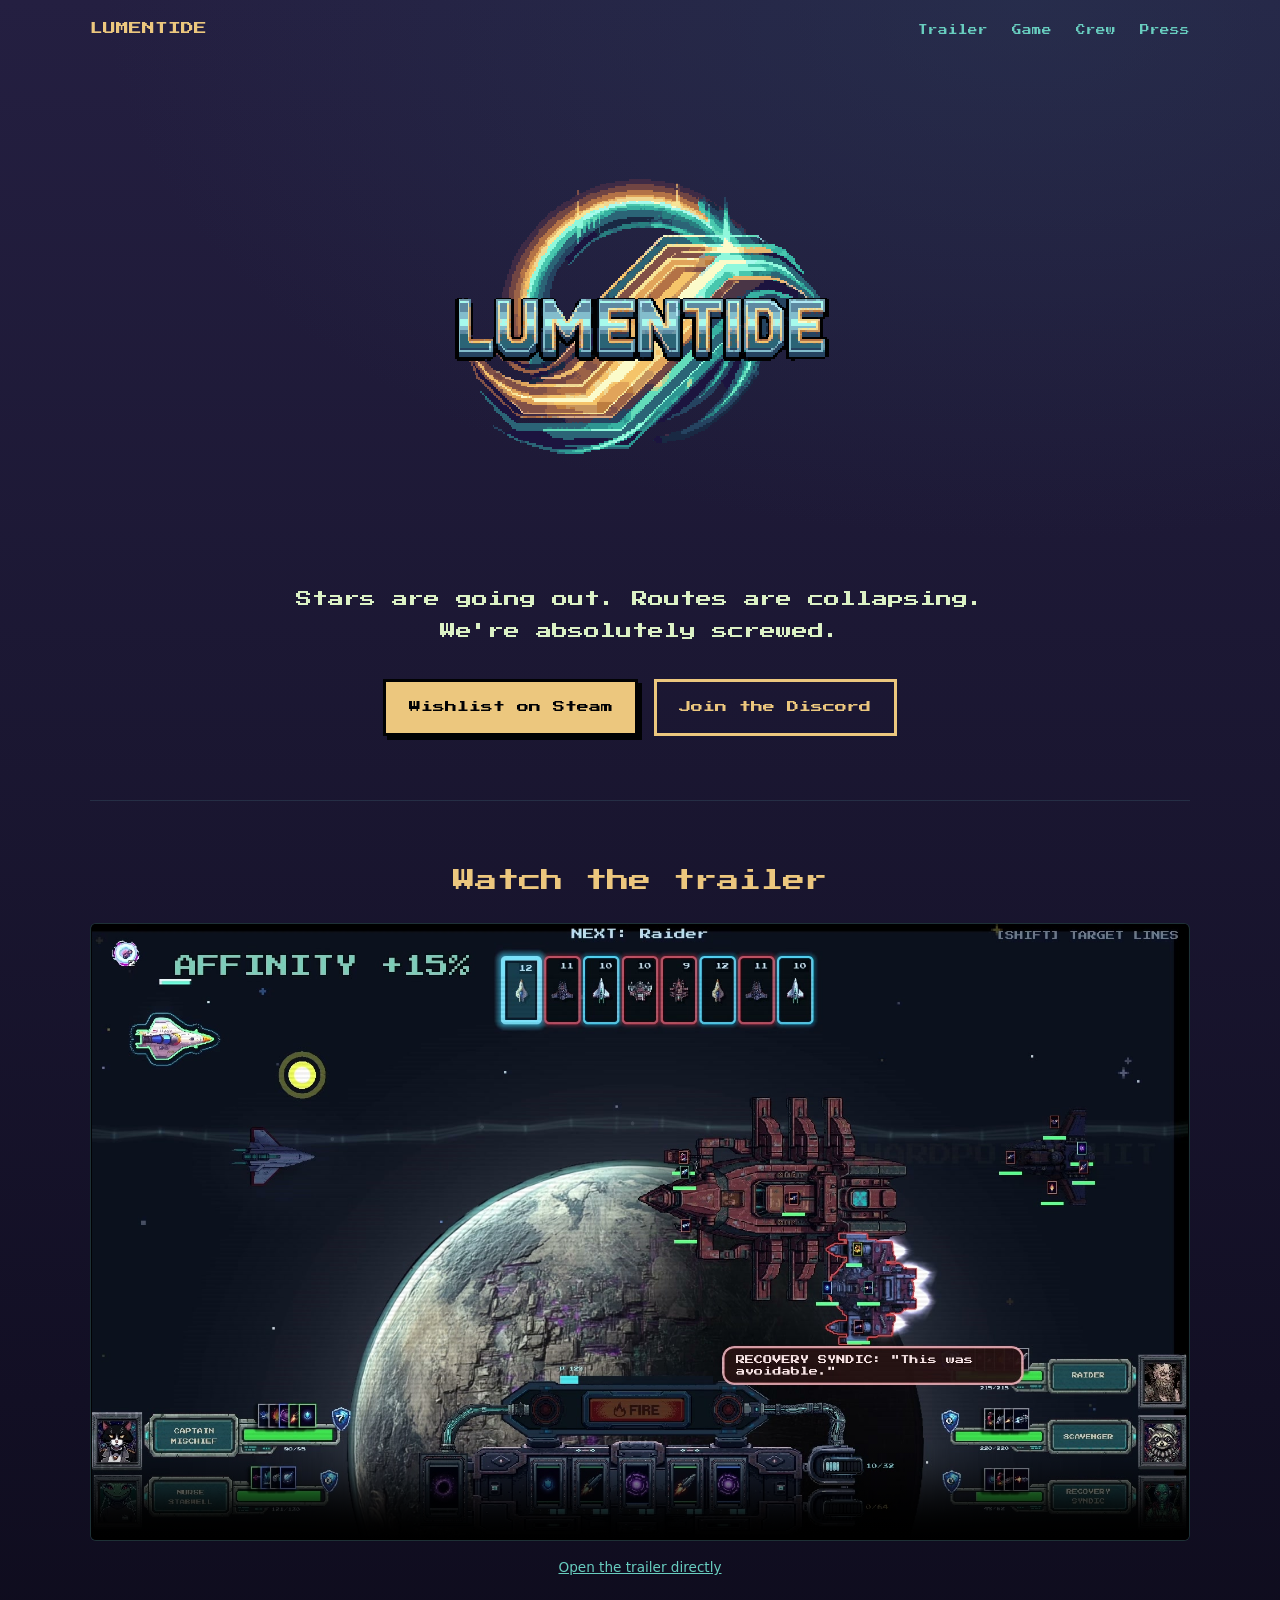
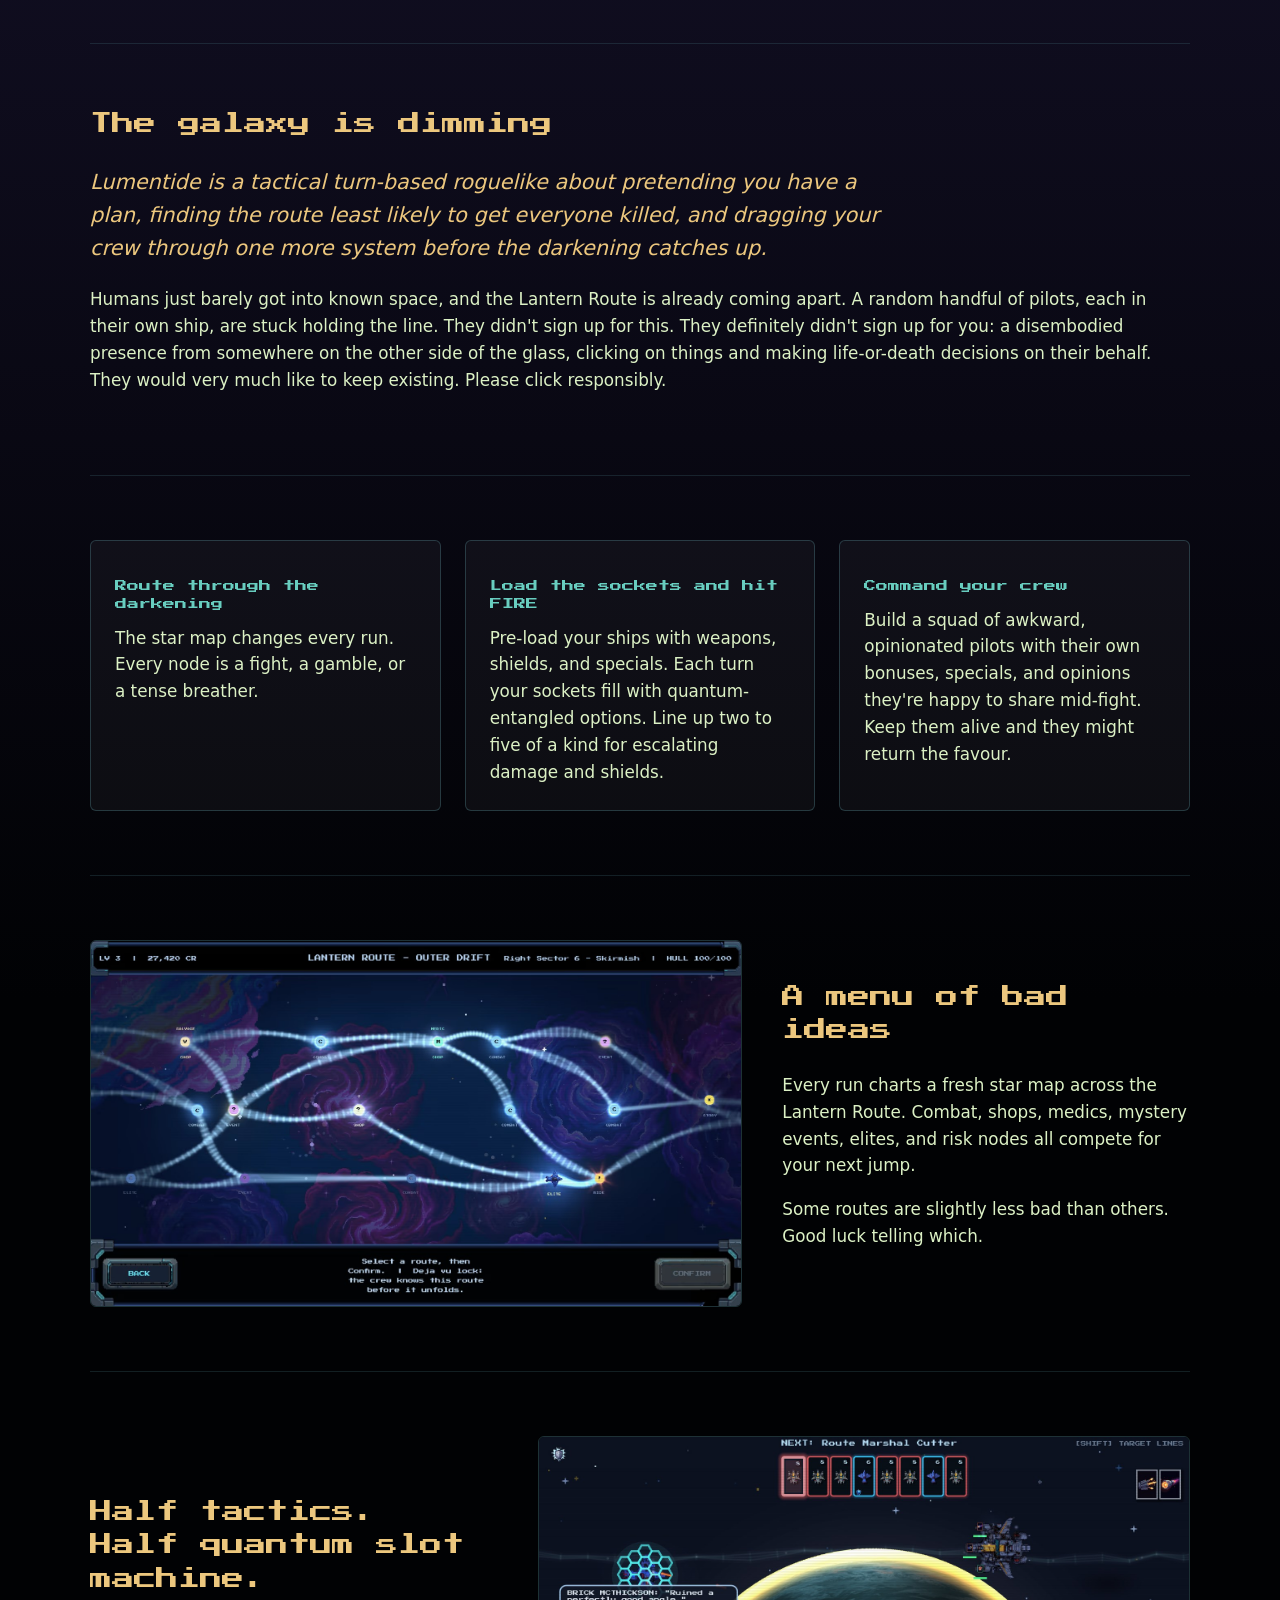
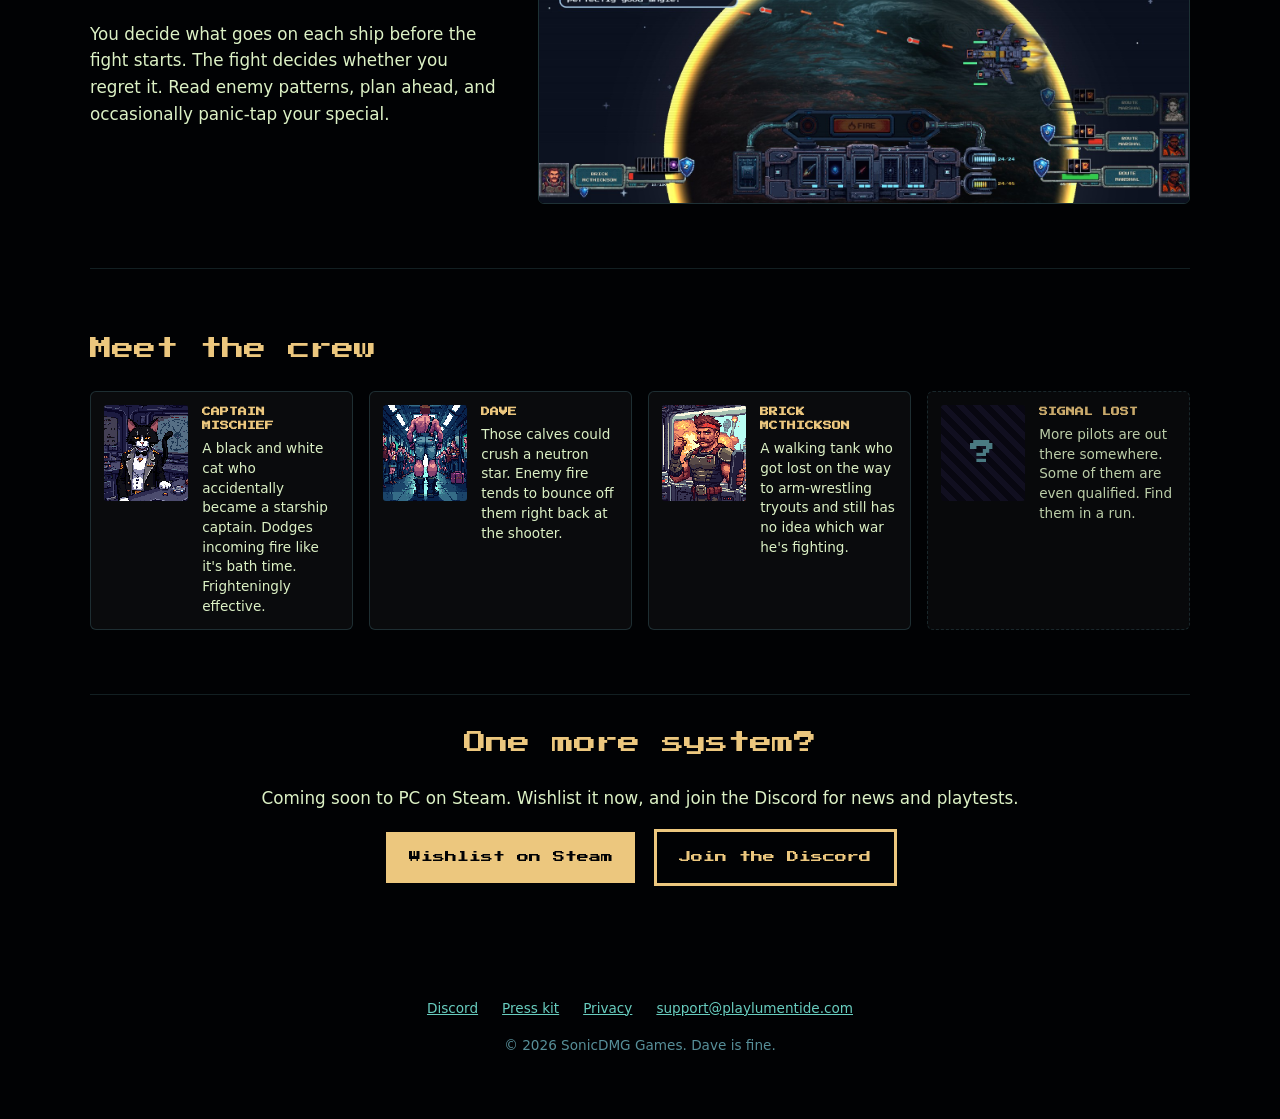
<file: index.html>
<!DOCTYPE html>
<html lang="en">
<head>
  <meta charset="utf-8">
  <meta name="viewport" content="width=device-width, initial-scale=1">
  <title>Lumentide – A tactical roguelike by SonicDMG Games</title>
  <meta name="description" content="The galaxy is dying. The lanes are collapsing. Lumentide is a tactical turn-based roguelike about finding the route least likely to get you killed. Wishlist on Steam.">
  <link rel="canonical" href="https://playlumentide.com/">
  <link rel="icon" href="/assets/favicon.ico" sizes="any">
  <link rel="icon" href="/assets/favicon.png" type="image/png">
  <meta name="theme-color" content="#241f41">

  <meta property="og:type" content="website">
  <meta property="og:site_name" content="Lumentide">
  <meta property="og:title" content="Lumentide – Stars are going out. We're absolutely screwed.">
  <meta property="og:description" content="A tactical turn-based roguelike with a random squad of misfits, a shifting star map, and combat that's half tactics, half quantum slot machine.">
  <meta property="og:url" content="https://playlumentide.com/">
  <meta property="og:image" content="https://playlumentide.com/assets/og_image.png">
  <meta property="og:image:width" content="1200">
  <meta property="og:image:height" content="630">
  <meta name="twitter:card" content="summary_large_image">

  <link rel="stylesheet" href="/css/styles.css?v=20261010">
</head>
<body>
  <header class="wrap nav">
    <a class="brand" href="/">LUMENTIDE</a>
    <nav>
      <ul>
        <li><a href="#trailer">Trailer</a></li>
        <li><a href="#game">Game</a></li>
        <li><a href="#crew">Crew</a></li>
        <li><a href="/press/">Press</a></li>
      </ul>
    </nav>
  </header>

  <main>
    <section class="hero wrap">
      <img class="logo" src="/assets/lumentide_logo.png" alt="Lumentide logo" width="460" height="460">
      <p class="tagline">Stars are going out. Routes are collapsing.<br>We're absolutely screwed.</p>
      <div class="cta">
        <a class="btn btn-primary" href="https://store.steampowered.com/app/4464000/Lumentide/" target="_blank" rel="noopener">Wishlist on Steam</a>
        <a class="btn btn-soon" href="https://discord.gg/PzfaTs83J" target="_blank" rel="noopener">Join the Discord</a>
      </div>
    </section>

    <section id="trailer" class="trailer wrap" aria-labelledby="trailer-title">
      <h2 id="trailer-title">Watch the trailer</h2>
      <video controls playsinline preload="none" width="1920" height="1080"
             poster="/assets/lumentide-trailer-poster-20261010.jpg"
             aria-label="Lumentide gameplay trailer">
        <source src="/assets/lumentide-trailer-20261010.mp4" type="video/mp4">
        Your browser does not support embedded video.
        <a href="/assets/lumentide-trailer-20261010.mp4">Watch the trailer directly.</a>
      </video>
      <p><a href="/assets/lumentide-trailer-20261010.mp4">Open the trailer directly</a></p>
    </section>

    <section id="game" class="pitch wrap">
      <h2>The galaxy is dimming</h2>
      <p class="lead">Lumentide is a tactical turn-based roguelike about pretending you have a plan, finding the route least likely to get everyone killed, and dragging your crew through one more system before the darkening catches up.</p>
      <p>Humans just barely got into known space, and the Lantern Route is already coming apart. A random handful of pilots, each in their own ship, are stuck holding the line. They didn't sign up for this. They definitely didn't sign up for you: a disembodied presence from somewhere on the other side of the glass, clicking on things and making life-or-death decisions on their behalf. They would very much like to keep existing. Please click responsibly.</p>
    </section>

    <section class="wrap">
      <div class="features">
        <div class="card">
          <h3>Route through the darkening</h3>
          <p>The star map changes every run. Every node is a fight, a gamble, or a tense breather.</p>
        </div>
        <div class="card">
          <h3>Load the sockets and hit FIRE</h3>
          <p>Pre-load your ships with weapons, shields, and specials. Each turn your sockets fill with quantum-entangled options. Line up two to five of a kind for escalating damage and shields.</p>
        </div>
        <div class="card">
          <h3>Command your crew</h3>
          <p>Build a squad of awkward, opinionated pilots with their own bonuses, specials, and opinions they're happy to share mid-fight. Keep them alive and they might return the favour.</p>
        </div>
      </div>
    </section>

    <section class="wrap">
      <div class="split split-reverse">
        <img class="smooth shot" src="/assets/shots/star_map.jpg" alt="Lumentide star map: branching routes across the Lantern Route with combat, shop, event, elite, risk, and story nodes" loading="lazy" width="1560" height="877">
        <div>
          <h2>A menu of bad ideas</h2>
          <p>Every run charts a fresh star map across the Lantern Route. Combat, shops, medics, mystery events, elites, and risk nodes all compete for your next jump.</p>
          <p>Some routes are slightly less bad than others. Good luck telling which.</p>
        </div>
      </div>
    </section>

    <section class="wrap">
      <div class="split">
        <div>
          <h2>Half tactics.<br>Half quantum slot machine.</h2>
          <p>You decide what goes on each ship before the fight starts. The fight decides whether you regret it. Read enemy patterns, plan ahead, and occasionally panic-tap your special.</p>        </div>
        <img class="smooth shot" src="/assets/shots/combat_brick.jpg" alt="Lumentide combat: Brick McThickson's ship under fire from two Route Marshal cutters, with the socket loadout and FIRE button below" loading="lazy" width="1600" height="900">
      </div>
    </section>

    <section id="crew" class="wrap">
      <h2>Meet the crew</h2>
      <div class="crew">
        <div class="pilot"><img src="/assets/pilots/captain_whiskers.png" alt="Captain Mischief" loading="lazy"><div><b>CAPTAIN MISCHIEF</b><span>A black and white cat who accidentally became a starship captain. Dodges incoming fire like it's bath time. Frighteningly effective.</span></div></div>
        <div class="pilot"><img src="/assets/pilots/dave.png" alt="Dave" loading="lazy"><div><b>DAVE</b><span>Those calves could crush a neutron star. Enemy fire tends to bounce off them right back at the shooter.</span></div></div>
        <div class="pilot"><img src="/assets/pilots/brick_mcthickson.png" alt="Brick McThickson" loading="lazy"><div><b>BRICK MCTHICKSON</b><span>A walking tank who got lost on the way to arm-wrestling tryouts and still has no idea which war he's fighting.</span></div></div>
        <div class="pilot locked"><div class="locked-portrait" aria-hidden="true">?</div><div><b>SIGNAL LOST</b><span>More pilots are out there somewhere. Some of them are even qualified. Find them in a run.</span></div></div>
      </div>
    </section>

    <section class="hero wrap">
      <h2>One more system?</h2>
      <p>Coming soon to PC on Steam. Wishlist it now, and join the Discord for news and playtests.</p>
      <div class="cta">
        <a class="btn btn-primary" href="https://store.steampowered.com/app/4464000/Lumentide/" target="_blank" rel="noopener">Wishlist on Steam</a>
        <a class="btn btn-soon" href="https://discord.gg/PzfaTs83J" target="_blank" rel="noopener">Join the Discord</a>
      </div>
    </section>
  </main>

  <footer class="wrap">
    <div class="links">
      <a href="https://discord.gg/PzfaTs83J" target="_blank" rel="noopener">Discord</a>
      <a href="/press/">Press kit</a>
      <a href="/privacy/">Privacy</a>
      <a href="mailto:support@playlumentide.com">support@playlumentide.com</a>
    </div>
    <p>&copy; 2026 SonicDMG Games. Dave is fine.</p>
  </footer>
</body>
</html>
</file>
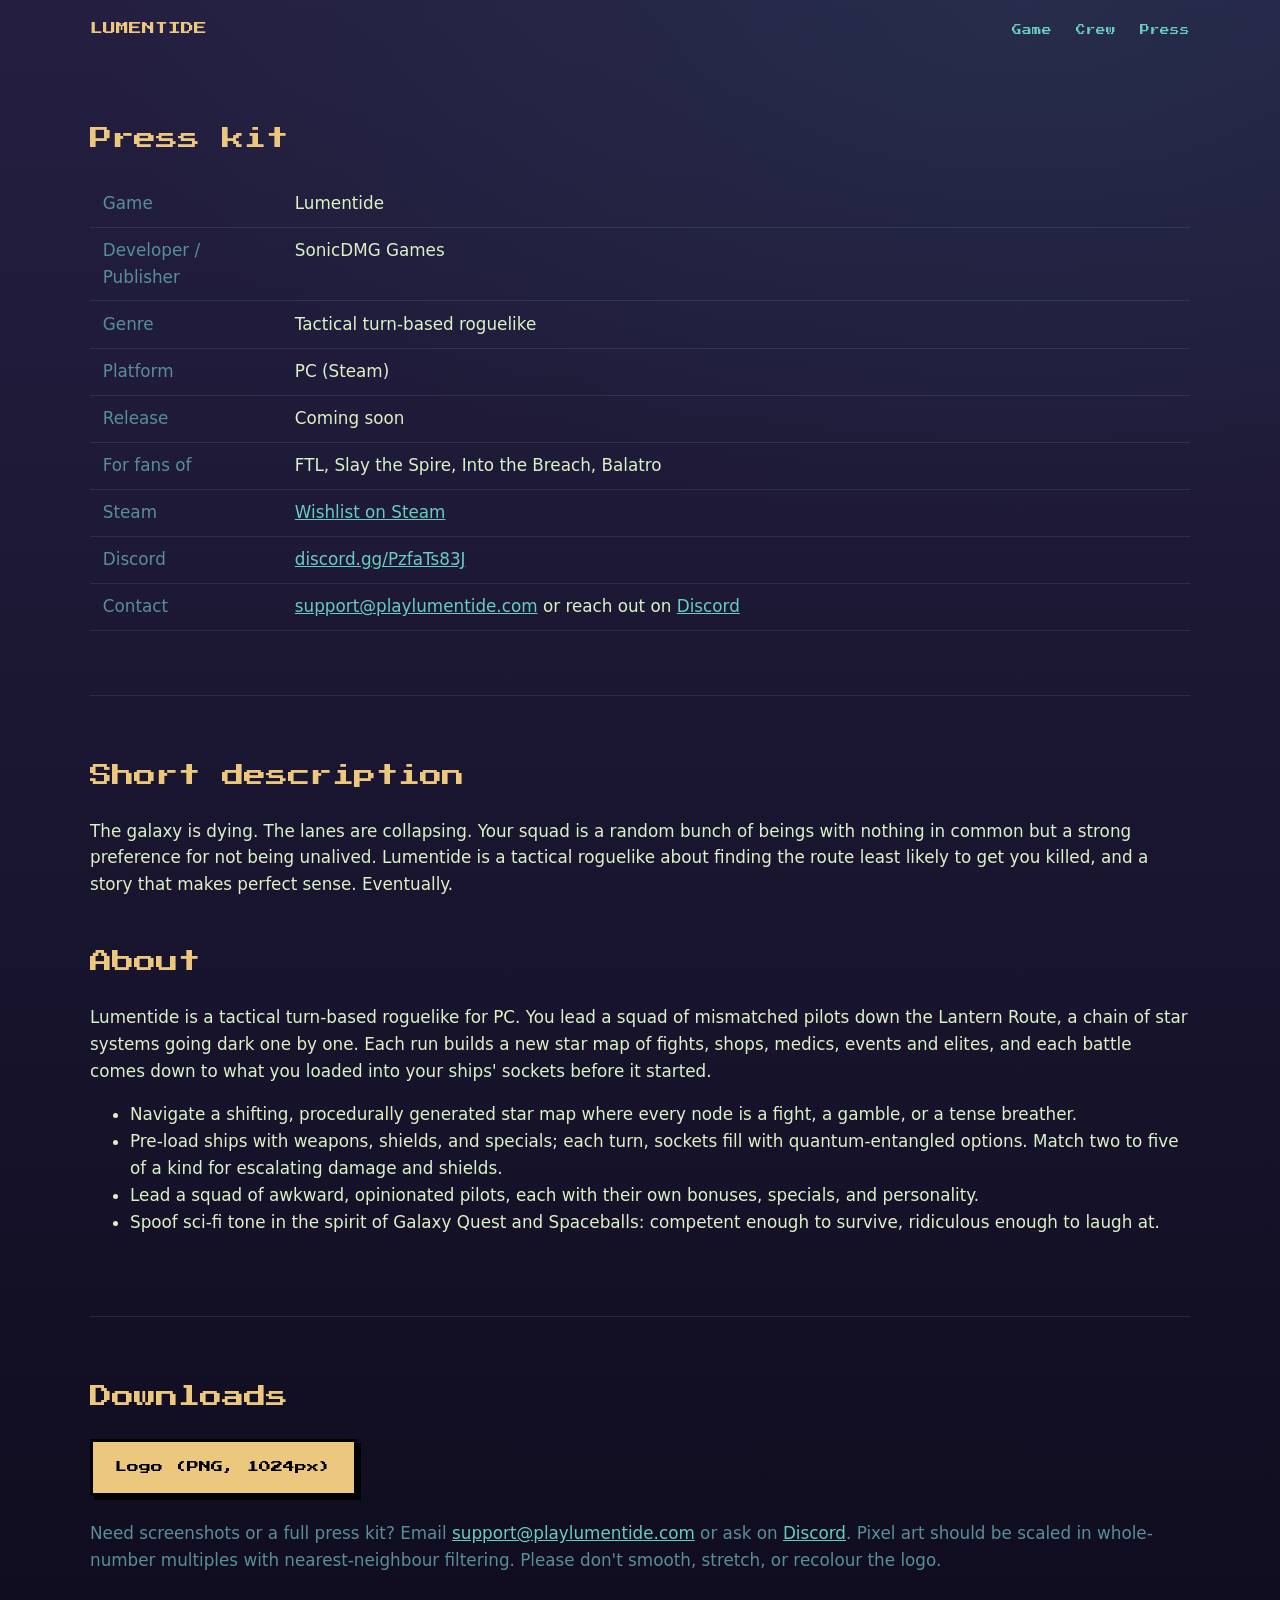
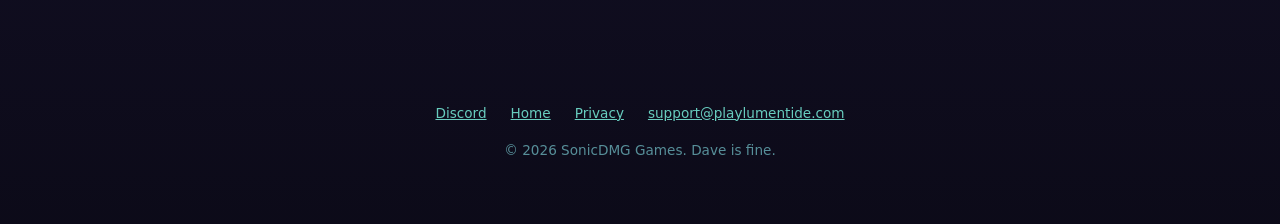
<file: press/index.html>
<!DOCTYPE html>
<html lang="en">
<head>
  <meta charset="utf-8">
  <meta name="viewport" content="width=device-width, initial-scale=1">
  <title>Press Kit – Lumentide</title>
  <meta name="description" content="Lumentide press kit: fact sheet, descriptions, logo, brand kit, and contact for SonicDMG Games.">
  <link rel="canonical" href="https://playlumentide.com/press/">
  <link rel="icon" href="/assets/favicon.ico" sizes="any">
  <link rel="icon" href="/assets/favicon.png" type="image/png">
  <meta name="theme-color" content="#241f41">
  <meta property="og:type" content="website">
  <meta property="og:title" content="Lumentide – Press Kit">
  <meta property="og:description" content="Fact sheet, descriptions, logo, and brand kit for Lumentide by SonicDMG Games.">
  <meta property="og:url" content="https://playlumentide.com/press/">
  <meta property="og:image" content="https://playlumentide.com/assets/og_image.png">
  <meta name="twitter:card" content="summary_large_image">
  <link rel="stylesheet" href="/css/styles.css">
</head>
<body>
  <header class="wrap nav">
    <a class="brand" href="/">LUMENTIDE</a>
    <nav>
      <ul>
        <li><a href="/#game">Game</a></li>
        <li><a href="/#crew">Crew</a></li>
        <li><a href="/press/">Press</a></li>
      </ul>
    </nav>
  </header>

  <main>
    <section class="wrap">
      <h2>Press kit</h2>
      <table class="facts">
        <tr><td>Game</td><td>Lumentide</td></tr>
        <tr><td>Developer / Publisher</td><td>SonicDMG Games</td></tr>
        <tr><td>Genre</td><td>Tactical turn-based roguelike</td></tr>
        <tr><td>Platform</td><td>PC (Steam)</td></tr>
        <tr><td>Release</td><td>Coming soon</td></tr>
        <tr><td>For fans of</td><td>FTL, Slay the Spire, Into the Breach, Balatro</td></tr>
        <tr><td>Steam</td><td><a href="https://store.steampowered.com/app/4464000/Lumentide/" target="_blank" rel="noopener">Wishlist on Steam</a></td></tr>
        <tr><td>Discord</td><td><a href="https://discord.gg/PzfaTs83J" target="_blank" rel="noopener">discord.gg/PzfaTs83J</a></td></tr>
        <tr><td>Contact</td><td><a href="mailto:support@playlumentide.com">support@playlumentide.com</a> or reach out on <a href="https://discord.gg/PzfaTs83J" target="_blank" rel="noopener">Discord</a></td></tr>
      </table>
    </section>

    <section class="wrap">
      <h2>Short description</h2>
      <p>The galaxy is dying. The lanes are collapsing. Your squad is a random bunch of beings with nothing in common but a strong preference for not being unalived. Lumentide is a tactical roguelike about finding the route least likely to get you killed, and a story that makes perfect sense. Eventually.</p>

      <h2 style="margin-top:3rem">About</h2>
      <p>Lumentide is a tactical turn-based roguelike for PC. You lead a squad of mismatched pilots down the Lantern Route, a chain of star systems going dark one by one. Each run builds a new star map of fights, shops, medics, events and elites, and each battle comes down to what you loaded into your ships' sockets before it started.</p>
      <ul>
        <li>Navigate a shifting, procedurally generated star map where every node is a fight, a gamble, or a tense breather.</li>
        <li>Pre-load ships with weapons, shields, and specials; each turn, sockets fill with quantum-entangled options. Match two to five of a kind for escalating damage and shields.</li>
        <li>Lead a squad of awkward, opinionated pilots, each with their own bonuses, specials, and personality.</li>
        <li>Spoof sci-fi tone in the spirit of Galaxy Quest and Spaceballs: competent enough to survive, ridiculous enough to laugh at.</li>
      </ul>
    </section>

    <section class="wrap">
      <h2>Downloads</h2>
      <div class="downloads">
        <a class="btn btn-primary" href="/assets/lumentide_logo.png" download>Logo (PNG, 1024px)</a>
      </div>
      <p style="margin-top:1.5rem;color:var(--steel)">Need screenshots or a full press kit? Email <a href="mailto:support@playlumentide.com">support@playlumentide.com</a> or ask on <a href="https://discord.gg/PzfaTs83J" target="_blank" rel="noopener">Discord</a>. Pixel art should be scaled in whole-number multiples with nearest-neighbour filtering. Please don't smooth, stretch, or recolour the logo.</p>
    </section>
  </main>

  <footer class="wrap">
    <div class="links">
      <a href="https://discord.gg/PzfaTs83J" target="_blank" rel="noopener">Discord</a>
      <a href="/">Home</a>
      <a href="/privacy/">Privacy</a>
      <a href="mailto:support@playlumentide.com">support@playlumentide.com</a>
    </div>
    <p>&copy; 2026 SonicDMG Games. Dave is fine.</p>
  </footer>
</body>
</html>
</file>
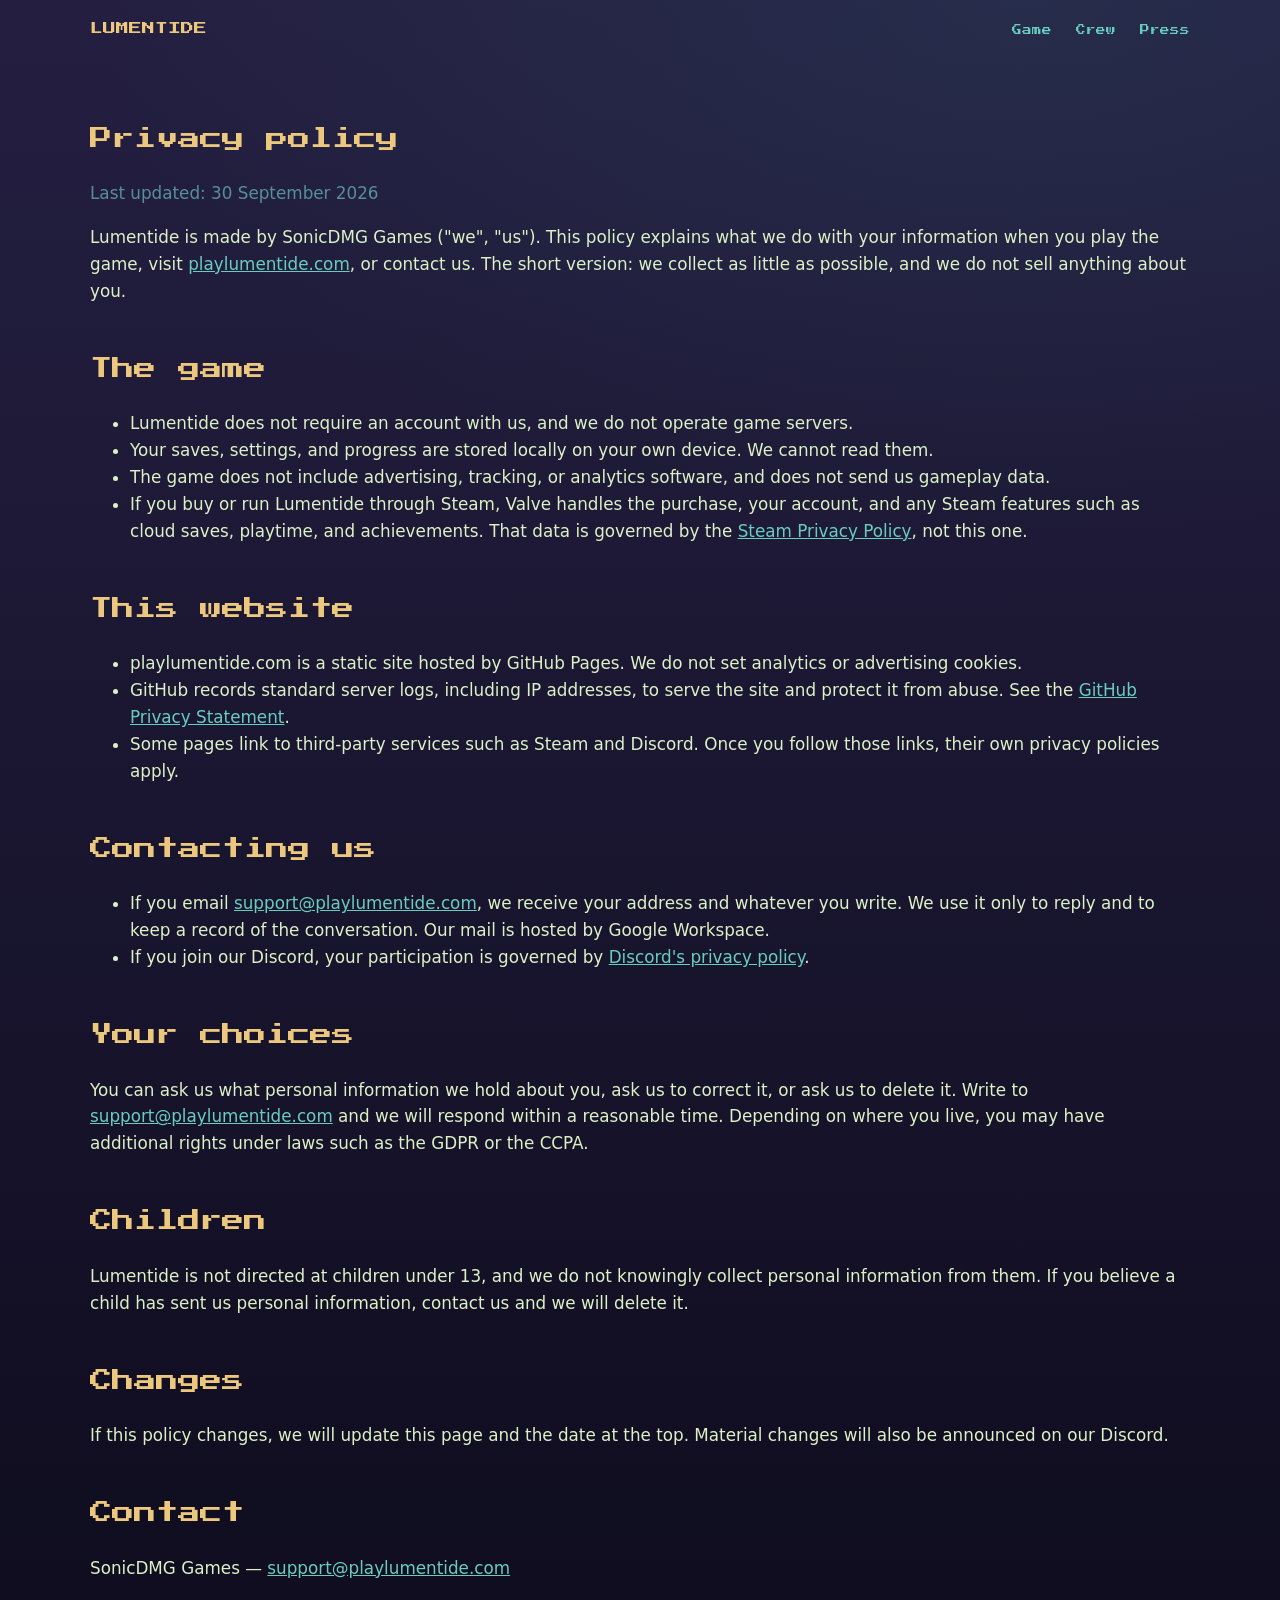
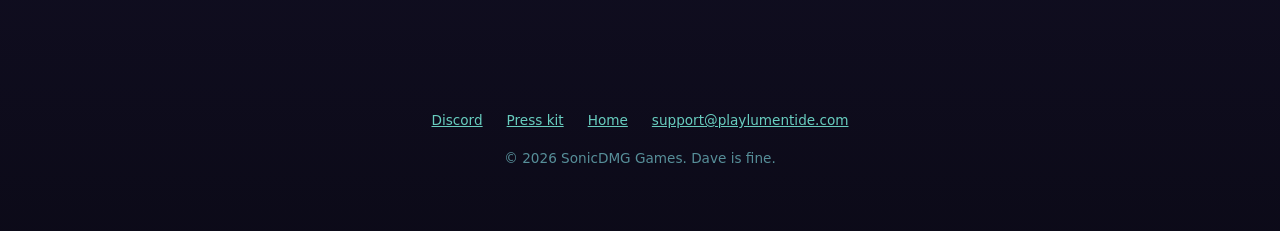
<file: privacy/index.html>
<!DOCTYPE html>
<html lang="en">
<head>
  <meta charset="utf-8">
  <meta name="viewport" content="width=device-width, initial-scale=1">
  <title>Privacy Policy – Lumentide</title>
  <meta name="description" content="Privacy policy for Lumentide and playlumentide.com, by SonicDMG Games.">
  <link rel="canonical" href="https://playlumentide.com/privacy/">
  <link rel="icon" href="/assets/favicon.ico" sizes="any">
  <link rel="icon" href="/assets/favicon.png" type="image/png">
  <meta name="theme-color" content="#241f41">
  <meta name="robots" content="index, follow">
  <meta property="og:type" content="website">
  <meta property="og:title" content="Lumentide – Privacy Policy">
  <meta property="og:description" content="How SonicDMG Games handles data for Lumentide and playlumentide.com.">
  <meta property="og:url" content="https://playlumentide.com/privacy/">
  <meta property="og:image" content="https://playlumentide.com/assets/og_image.png">
  <meta name="twitter:card" content="summary_large_image">
  <link rel="stylesheet" href="/css/styles.css">
</head>
<body>
  <header class="wrap nav">
    <a class="brand" href="/">LUMENTIDE</a>
    <nav>
      <ul>
        <li><a href="/#game">Game</a></li>
        <li><a href="/#crew">Crew</a></li>
        <li><a href="/press/">Press</a></li>
      </ul>
    </nav>
  </header>

  <main>
    <section class="wrap">
      <h2>Privacy policy</h2>
      <p style="color:var(--steel)">Last updated: 30 September 2026</p>

      <p>Lumentide is made by SonicDMG Games ("we", "us"). This policy explains what we do with your
      information when you play the game, visit <a href="/">playlumentide.com</a>, or contact us.
      The short version: we collect as little as possible, and we do not sell anything about you.</p>

      <h2 style="margin-top:3rem">The game</h2>
      <ul>
        <li>Lumentide does not require an account with us, and we do not operate game servers.</li>
        <li>Your saves, settings, and progress are stored locally on your own device. We cannot read them.</li>
        <li>The game does not include advertising, tracking, or analytics software, and does not send us
        gameplay data.</li>
        <li>If you buy or run Lumentide through Steam, Valve handles the purchase, your account, and any
        Steam features such as cloud saves, playtime, and achievements. That data is governed by the
        <a href="https://store.steampowered.com/privacy_agreement/" target="_blank" rel="noopener">Steam Privacy Policy</a>,
        not this one.</li>
      </ul>

      <h2 style="margin-top:3rem">This website</h2>
      <ul>
        <li>playlumentide.com is a static site hosted by GitHub Pages. We do not set analytics or
        advertising cookies.</li>
        <li>GitHub records standard server logs, including IP addresses, to serve the site and protect it
        from abuse. See the
        <a href="https://docs.github.com/site-policy/privacy-policies/github-general-privacy-statement" target="_blank" rel="noopener">GitHub Privacy Statement</a>.</li>
        <li>Some pages link to third-party services such as Steam and Discord. Once you follow those links,
        their own privacy policies apply.</li>
      </ul>

      <h2 style="margin-top:3rem">Contacting us</h2>
      <ul>
        <li>If you email <a href="mailto:support@playlumentide.com">support@playlumentide.com</a>, we receive
        your address and whatever you write. We use it only to reply and to keep a record of the conversation.
        Our mail is hosted by Google Workspace.</li>
        <li>If you join our Discord, your participation is governed by
        <a href="https://discord.com/privacy" target="_blank" rel="noopener">Discord's privacy policy</a>.</li>
      </ul>

      <h2 style="margin-top:3rem">Your choices</h2>
      <p>You can ask us what personal information we hold about you, ask us to correct it, or ask us to
      delete it. Write to <a href="mailto:support@playlumentide.com">support@playlumentide.com</a> and we will
      respond within a reasonable time. Depending on where you live, you may have additional rights under
      laws such as the GDPR or the CCPA.</p>

      <h2 style="margin-top:3rem">Children</h2>
      <p>Lumentide is not directed at children under 13, and we do not knowingly collect personal information
      from them. If you believe a child has sent us personal information, contact us and we will delete it.</p>

      <h2 style="margin-top:3rem">Changes</h2>
      <p>If this policy changes, we will update this page and the date at the top. Material changes will also
      be announced on our Discord.</p>

      <h2 style="margin-top:3rem">Contact</h2>
      <p>SonicDMG Games &mdash; <a href="mailto:support@playlumentide.com">support@playlumentide.com</a></p>
    </section>
  </main>

  <footer class="wrap">
    <div class="links">
      <a href="https://discord.gg/PzfaTs83J" target="_blank" rel="noopener">Discord</a>
      <a href="/press/">Press kit</a>
      <a href="/">Home</a>
      <a href="mailto:support@playlumentide.com">support@playlumentide.com</a>
    </div>
    <p>&copy; 2026 SonicDMG Games. Dave is fine.</p>
  </footer>
</body>
</html>
</file>
<file: css/styles.css>
@font-face {
  font-family: "PressStart2P";
  src: url("../assets/fonts/PressStart2P-Regular.ttf") format("truetype");
  font-display: swap;
}

:root {
  --abyss: #241f41;
  --midnight: #2b415c;
  --deep-teal: #2b6777;
  --steel: #578f99;
  --lumen: #68cdbf;
  --lantern: #ecc77e;
  --copper: #c88b52;
  --starlight: #dcf1c5;
  --void: #010204;
  --pixel: "PressStart2P", monospace;
  --body: "Segoe UI", Inter, system-ui, -apple-system, Arial, sans-serif;
}

* { box-sizing: border-box; }

html { scroll-behavior: smooth; }

body {
  margin: 0;
  font-family: var(--body);
  font-size: 1.05rem;
  line-height: 1.6;
  color: var(--starlight);
  background-color: var(--void);
  background-image:
    radial-gradient(ellipse 120% 900px at 80% 0%, #2b415c66 0%, transparent 60%),
    linear-gradient(180deg, var(--abyss) 0px, #120f24 1400px, var(--void) 2600px);
  background-repeat: no-repeat;
  min-height: 100vh;
}

img { image-rendering: pixelated; max-width: 100%; }
img.smooth { image-rendering: auto; }

a { color: var(--lumen); }
a:hover { color: var(--lantern); }

h1, h2, h3 { font-family: var(--pixel); font-weight: normal; line-height: 1.5; color: var(--lantern); }
h2 { font-size: clamp(1rem, 2.4vw, 1.4rem); margin: 0 0 1.5rem; }
h3 { font-size: 0.75rem; color: var(--lumen); }

.wrap { width: min(1100px, 92vw); margin: 0 auto; }

/* Nav */
.nav { display: flex; justify-content: space-between; align-items: center; padding: 1rem 0; }
.nav .brand { font-family: var(--pixel); font-size: 0.8rem; color: var(--lantern); text-decoration: none; }
.nav ul { list-style: none; display: flex; gap: 1.5rem; margin: 0; padding: 0; }
.nav a { font-family: var(--pixel); font-size: 0.6rem; text-decoration: none; }

/* Hero */
.hero { text-align: center; padding: 2rem 0 4rem; }
.hero img.logo { width: min(460px, 80vw); }
.tagline { font-family: var(--pixel); font-size: clamp(0.7rem, 1.8vw, 1rem); line-height: 2; max-width: 44rem; margin: 1.5rem auto 2rem; }
.cta { display: flex; gap: 1rem; justify-content: center; flex-wrap: wrap; }

.btn {
  display: inline-block;
  font-family: var(--pixel);
  font-size: 0.75rem;
  padding: 1rem 1.4rem;
  text-decoration: none;
  border: 3px solid var(--void);
  box-shadow: 4px 4px 0 var(--void);
  transition: transform 0.08s, box-shadow 0.08s;
}
.btn:hover { transform: translate(2px, 2px); box-shadow: 2px 2px 0 var(--void); }
.btn-primary { background: var(--lantern); color: var(--void); }
.btn-primary:hover { color: var(--void); }
.btn-secondary { background: var(--deep-teal); color: var(--starlight); }
.btn-secondary:hover { color: var(--starlight); }
.btn-soon { background: transparent; color: var(--lantern); border-color: var(--lantern); box-shadow: none; }
.btn-soon:hover { transform: none; box-shadow: none; }

/* Sections */
section { padding: 4rem 0; }
section + section { border-top: 1px solid #578f9933; }

.pitch p.lead { font-size: 1.3rem; color: var(--lantern); font-style: italic; max-width: 50rem; }

.trailer { text-align: center; }
.trailer video { display: block; width: 100%; height: auto; aspect-ratio: 16 / 9; background: var(--void); border: 1px solid #578f9955; border-radius: 6px; }
.trailer p { margin: 1rem 0 0; font-size: 0.85rem; }

.features { display: grid; grid-template-columns: repeat(auto-fit, minmax(260px, 1fr)); gap: 1.5rem; }
.card { background: #ffffff0a; border: 1px solid #578f9955; border-radius: 6px; padding: 1.5rem; }
.card p { margin: 0.5rem 0 0; }

.split { display: grid; grid-template-columns: 1.2fr 1fr; gap: 2.5rem; align-items: center; }
.split img { border-radius: 6px; border: 1px solid #578f9955; max-height: 560px; width: auto; justify-self: center; }
.split img.shot { width: 100%; max-height: none; height: auto; }
.split:has(img.shot) { grid-template-columns: 1fr 1.6fr; }
.split-reverse:has(img.shot) { grid-template-columns: 1.6fr 1fr; }

/* Crew */
.crew { display: grid; grid-template-columns: repeat(auto-fill, minmax(230px, 1fr)); gap: 1rem; }
.pilot { display: flex; gap: 0.9rem; align-items: flex-start; background: #ffffff0a; border: 1px solid #578f9944; border-radius: 6px; padding: 0.8rem; }
.pilot img { width: 84px; height: 96px; flex: none; border-radius: 3px; }
.pilot b { font-family: var(--pixel); font-size: 0.55rem; color: var(--lantern); display: block; line-height: 1.6; margin-bottom: 0.4rem; }
.pilot span { font-size: 0.85rem; line-height: 1.45; display: block; }
.pilot.locked { border-style: dashed; opacity: 0.85; }
.locked-portrait { width: 84px; height: 96px; flex: none; border-radius: 3px; display: grid; place-items: center; background: repeating-linear-gradient(45deg, #0a0914 0 6px, #141226 6px 12px); color: var(--steel); font-family: var(--pixel); font-size: 1.6rem; }

/* Press */
.facts { width: 100%; border-collapse: collapse; }
.facts td { padding: 0.6rem 0.8rem; border-bottom: 1px solid #578f9933; vertical-align: top; }
.facts td:first-child { color: var(--steel); width: 12rem; }
.downloads { display: flex; gap: 1rem; flex-wrap: wrap; }

/* Footer */
footer { padding: 3rem 0; text-align: center; font-size: 0.85rem; color: var(--steel); }
footer .links { display: flex; gap: 1.5rem; justify-content: center; margin-bottom: 1rem; }

@media (max-width: 720px) {
  .split, .split:has(img.shot), .split-reverse:has(img.shot) { grid-template-columns: 1fr; }
  .nav { flex-wrap: wrap; gap: 1rem; }
  .nav ul { gap: 0.9rem; }
}
</file>
